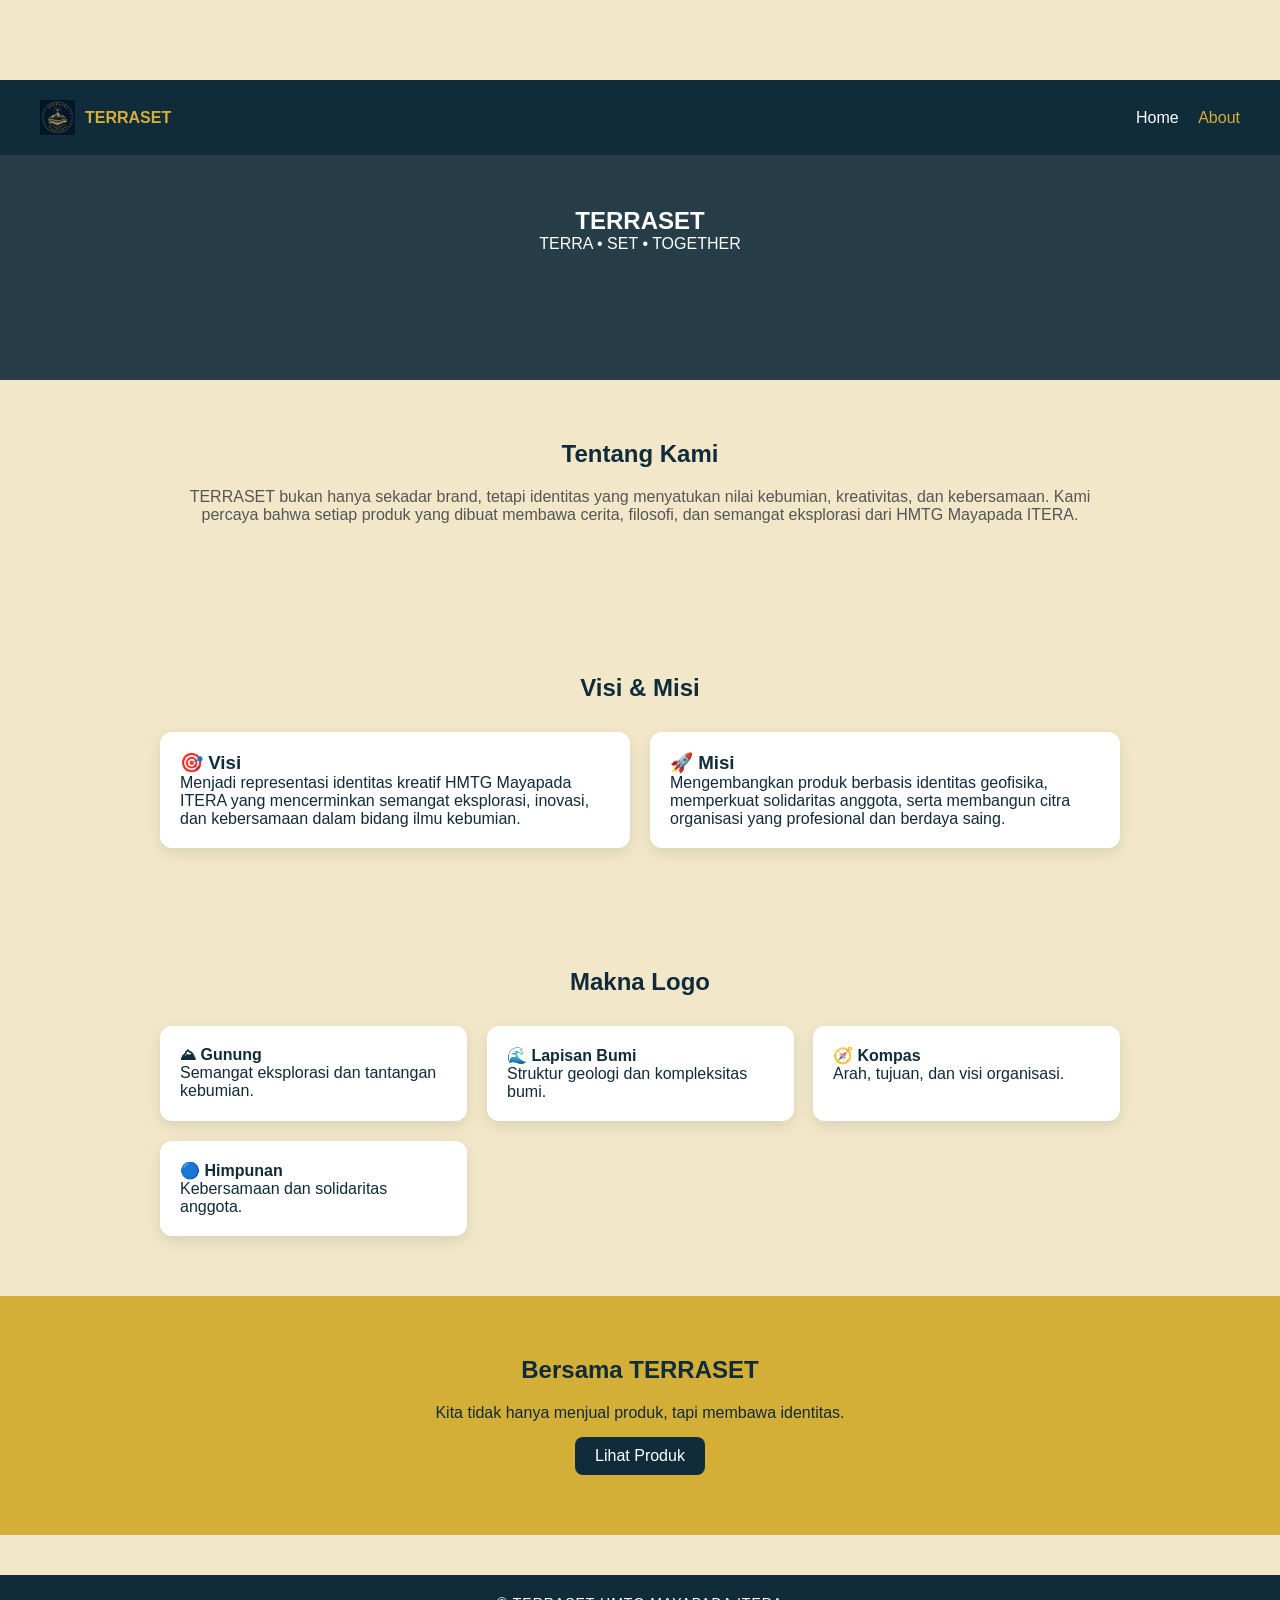
<file: about.html>
<!DOCTYPE html>
<html lang="id">
<head>
<meta charset="UTF-8">
<meta name="viewport" content="width=device-width, initial-scale=1.0">
<title>About - TERRASET</title>

<link rel="stylesheet" href="style.css">
<link rel="stylesheet" href="about.css">

</head>

<body class="about-page">

<header>
  <div class="logo">
    <img src="logo.png">
    <span>TERRASET</span>
  </div>

  <div class="nav">
    <a href="index.html">Home</a>
    <a href="about.html" class="active">About</a>
  </div>
</header>

<!-- HERO -->
<section class="hero">
  <div class="hero-content">
    <h1>TERRASET</h1>
    <p>TERRA • SET • TOGETHER</p>
  </div>
</section>

<!-- ABOUT -->
<section class="section fade-in">
  <h2>Tentang Kami</h2>
  <p class="desc">
  TERRASET bukan hanya sekadar brand, tetapi identitas yang menyatukan
  nilai kebumian, kreativitas, dan kebersamaan.
  Kami percaya bahwa setiap produk yang dibuat membawa cerita,
  filosofi, dan semangat eksplorasi dari HMTG Mayapada ITERA.
  </p>
</section>

<!-- VISI MISI -->
<section class="section fade-in">

  <h2>Visi & Misi</h2>

  <div class="grid">
    <div class="card">
      <h3>🎯 Visi</h3>
      <p>
        Menjadi representasi identitas kreatif HMTG Mayapada ITERA
        yang mencerminkan semangat eksplorasi, inovasi, dan kebersamaan
        dalam bidang ilmu kebumian.
      </p>
    </div>

    <div class="card">
      <h3>🚀 Misi</h3>
      <p>
        Mengembangkan produk berbasis identitas geofisika,
        memperkuat solidaritas anggota,
        serta membangun citra organisasi yang profesional dan berdaya saing.
      </p>
    </div>
  </div>

</section>


<section class="section fade-in">

  <h2>Makna Logo</h2>

  <div class="grid">
    <div class="card">
      <h4>⛰ Gunung</h4>
      <p>Semangat eksplorasi dan tantangan kebumian.</p>
    </div>

    <div class="card">
      <h4>🌊 Lapisan Bumi</h4>
      <p>Struktur geologi dan kompleksitas bumi.</p>
    </div>

    <div class="card">
      <h4>🧭 Kompas</h4>
      <p>Arah, tujuan, dan visi organisasi.</p>
    </div>

    <div class="card">
      <h4>🔵 Himpunan</h4>
      <p>Kebersamaan dan solidaritas anggota.</p>
    </div>
  </div>

</section>
<!-- CTA -->
<section class="cta">
  <h2>Bersama TERRASET</h2>
  <p>Kita tidak hanya menjual produk, tapi membawa identitas.</p>
  <a href="index.html" class="btn">Lihat Produk</a>
</section>

<footer>
  © TERRASET HMTG MAYAPADA ITERA
</footer>

<script src="about.js"></script>
</body>
</html>
</file>
<file: style.css>
:root {
  --navy: #102B3A;
  --gold: #D4AF37;
}

* {
  margin: 0;
  padding: 0;
  box-sizing: border-box;
  font-family: 'Poppins', sans-serif;
  scroll-behavior: smooth;
}

/* NAVBAR */
header {
  position: fixed;
  width: 100%;
  padding: 20px 60px;
  display: flex;
  justify-content: space-between;
  background: rgba(16,43,58,0.6);
  backdrop-filter: blur(10px);
  z-index: 999;
}

header.scrolled {
  background: var(--navy);
  box-shadow: 0 5px 15px rgba(0,0,0,0.3);
}

.logo {
  display: flex;
  gap: 10px;
  align-items: center;
}
.logo img { width: 55px; }
.logo span { color: var(--gold); font-weight: bold; }

.nav-right {
  display: flex;
  gap: 20px;
  align-items: center;
}

.nav-link { color: white; text-decoration: none; }

.cart-btn {
  background: var(--gold);
  padding: 10px;
  border-radius: 8px;
  position: relative;
  cursor: pointer;
}

.cart-count {
  position: absolute;
  top: -6px;
  right: -6px;
  background: red;
  color: white;
  font-size: 10px;
  padding: 3px 6px;
  border-radius: 50%;
}

/* HERO */
.hero {
  height: 100vh;
  background:
    linear-gradient(rgba(16,43,58,0.7), rgba(16,43,58,0.9)),
    url('hero-bg.png');
  display: flex;
  justify-content: center;
  align-items: center;
  color: white;
  text-align: center;
}

@media (max-width: 768px) {
  .hero {
    padding: 0 20px;
    text-align: center;
  }

  .hero-content h1 {
    font-size: 32px;
  }

  .hero-content p {
    font-size: 14px;
  }

  .hero-content {
  max-width: 90%;
  margin: auto;
  }
}

/* SECTION */
.section {
  padding: 120px 60px 60px;
}

/* GRID */
.grid {
  display: grid;
  grid-template-columns: repeat(auto-fit,minmax(230px,1fr));
  gap: 20px;
}

.card {
  box-shadow: 0 5px 15px rgba(0,0,0,0.1);
  border-radius: 10px;
  overflow: hidden;
  will-change: transform;
}
.card img {
  width: 100%;
  height: 200px;
  object-fit: cover;
}
.card-body {
  padding: 15px;
  text-align: center;
}

/* CART */
.backdrop {
  position: fixed;
  width: 100%;
  height: 100%;
  background: rgba(0,0,0,0.4);
  backdrop-filter: blur(4px);
  opacity: 0;
  pointer-events: none;
  transition: 0.3s;
  z-index: 998;
}

.backdrop.active {
  opacity: 1;
  pointer-events: all;
}

.cart {
  position: fixed;
  right: 0;
  top: 90px;
  width: 320px;
  height: calc(100% - 90px);
  background: white;
  transform: translateX(100%);
  transition: 0.3s;
  padding: 20px;
  overflow-y: auto;
  z-index: 999;
}

.cart.active {
  transform: translateX(0);
}

.card {
  opacity: 0;
  transform: translateY(20px);
  transition: 0.6s;
}

.card:hover {
  transform: translateY(-5px);
  box-shadow: 0 10px 25px rgba(0,0,0,0.2);
}

.card.show {
  opacity: 1;
  transform: translateY(0);
}

.clear-btn {
  background: red;
  color: white;
  margin-top: 10px;
}

.no-scroll {
  overflow: hidden;
}

button {
  transition: 0.2s;
}

button:hover {
  transform: scale(1.05);
  cursor: pointer;
  -webkit-tap-highlight-color: transparent;
}

/* NOTIFIKASI “DITAMBAHKAN KE KERANJANG” */
.toast {
  position: fixed;
  bottom: 20px;
  right: 20px;
  background: #102B3A;
  color: white;
  padding: 12px 18px;
  border-radius: 8px;
  opacity: 0;
  transition: 0.3s;
  z-index: 2000;
}

.toast.show {
  opacity: 1;
}

/* CHECKOUT MODAL */
.checkout-modal {
  position: fixed;
  top: 0;
  left: 0;
  width: 100%;
  height: 100%;
  background: rgba(0,0,0,0.5);
  display: none;
  justify-content: center;
  align-items: center;
  z-index: 1000;
}

.checkout-box {
  background: white;
  padding: 25px;
  border-radius: 10px;
  width: 300px;
  display: flex;
  flex-direction: column;
  gap: 10px;
}

.checkout-box input,
.checkout-box textarea {
  padding: 10px;
  border-radius: 8px;
  border: 1px solid #ccc;
}

.checkout-box button {
  padding: 10px;
  border: none;
  border-radius: 8px;
  background: #D4AF37;
  cursor: pointer;
}

.checkout-box .cancel {
  background: red;
  color: white;
}

footer {
  background: var(--navy);
  color: white;
  text-align: center;
  padding: 30px 20px;
  margin-top: 40px;
  font-size: 14px;
  letter-spacing: 1px;
}

.hero {
  position: relative;
  z-index: 1;
}

.section {
  position: relative;
  z-index: 2;
}

.img-modal {
  position: fixed;
  top:0; left:0;
  width:100%; height:100%;
  background: rgba(0,0,0,0.8);
  display: none;
  justify-content:center;
  align-items:center;
  z-index:1000;
}

.img-modal img {
  max-width:90%;
  max-height:90%;
  border-radius:10px;
}

/* LOADING EFFECT (BIAR GA KAKU) */
.card img {
  transition: 0.3s;
}

.card img:hover {
  transform: scale(1.05);
}

/* FIX MOBILE UX TOTAL */
@media (max-width: 768px){
  header {
    padding: 15px 20px;
  }

  .section {
    padding: 100px 20px 40px;
  }

  .grid {
    grid-template-columns: repeat(auto-fit,minmax(150px,1fr));
  }

  .card img {
    height: 150px;
  }
}
</file>
<file: about.css>
:root {
  --navy: #102B3A;
  --gold: #D4AF37;
  --cream: #F2E8C9;
}

/* RESET */
* {
  margin: 0;
  padding: 0;
  box-sizing: border-box;
  font-family: 'Segoe UI', sans-serif;
}

body {
  background: var(--cream);
  color: var(--navy);
}

/* HEADER */
header {
  background: var(--navy);
  color: white;
  padding: 20px 40px;
  display: flex;
  justify-content: space-between;
  align-items: center;
}

.logo {
  display: flex;
  align-items: center;
  gap: 10px;
}

.logo img {
  width: 35px;
}

.nav a {
  color: white;
  text-decoration: none;
  margin-left: 15px;
  transition: 0.3s;
}

.nav a:hover,
.nav .active {
  color: var(--gold);
}

/* HERO */
.about-page .hero {
  height: 300px;
  background: linear-gradient(rgba(16,43,58,0.9), rgba(16,43,58,0.9)),
              url('https://images.unsplash.com/photo-1581090700227-1e8a3b6d6f1e');
  background-size: cover;
  background-position: center;
  color: white;

  display: flex;
  flex-direction: column;
  justify-content: center;
  align-items: center;

  text-align: center;
}

/* SECTION */
.section {
  padding: 60px 20px;
  max-width: 1000px;
  margin: auto;
  background: transparent; /* pastiin ga ketutup */
}

/* GRID */
.grid {
  display: grid;
  grid-template-columns: repeat(auto-fit, minmax(250px,1fr));
  gap: 20px;
  margin-top: 30px;
}

/* CARD */
.card {
  background: white;
  padding: 20px;
  border-radius: 12px;
  box-shadow: 0 5px 15px rgba(0,0,0,0.1);
  transition: 0.3s;
}

.card:hover {
  transform: translateY(-5px);
}

/* TEXT */
h2 {
  text-align: center;
  margin-bottom: 20px;
}

.desc {
  text-align: center;
  margin-bottom: 30px;
  color: #555;
}

/* CTA */
.cta {
  background: var(--gold);
  color: var(--navy);
  text-align: center;
  padding: 60px 20px;
}

.btn {
  display: inline-block;
  margin-top: 15px;
  padding: 10px 20px;
  background: var(--navy);
  color: white;
  text-decoration: none;
  border-radius: 8px;
}

/* FOOTER */
footer {
  background: var(--navy);
  color: white;
  text-align: center;
  padding: 20px;
}

/* ANIMASI */
.fade-in {
  opacity: 0;
  transform: translateY(30px);
  transition: 0.6s;
}

.fade-in.show {
  opacity: 1;
  transform: translateY(0);
}

.about-page .card {
  opacity: 1 !important;
  transform: none !important;
}

.about-page .hero {
  margin-top: 80px;
}
</file>
